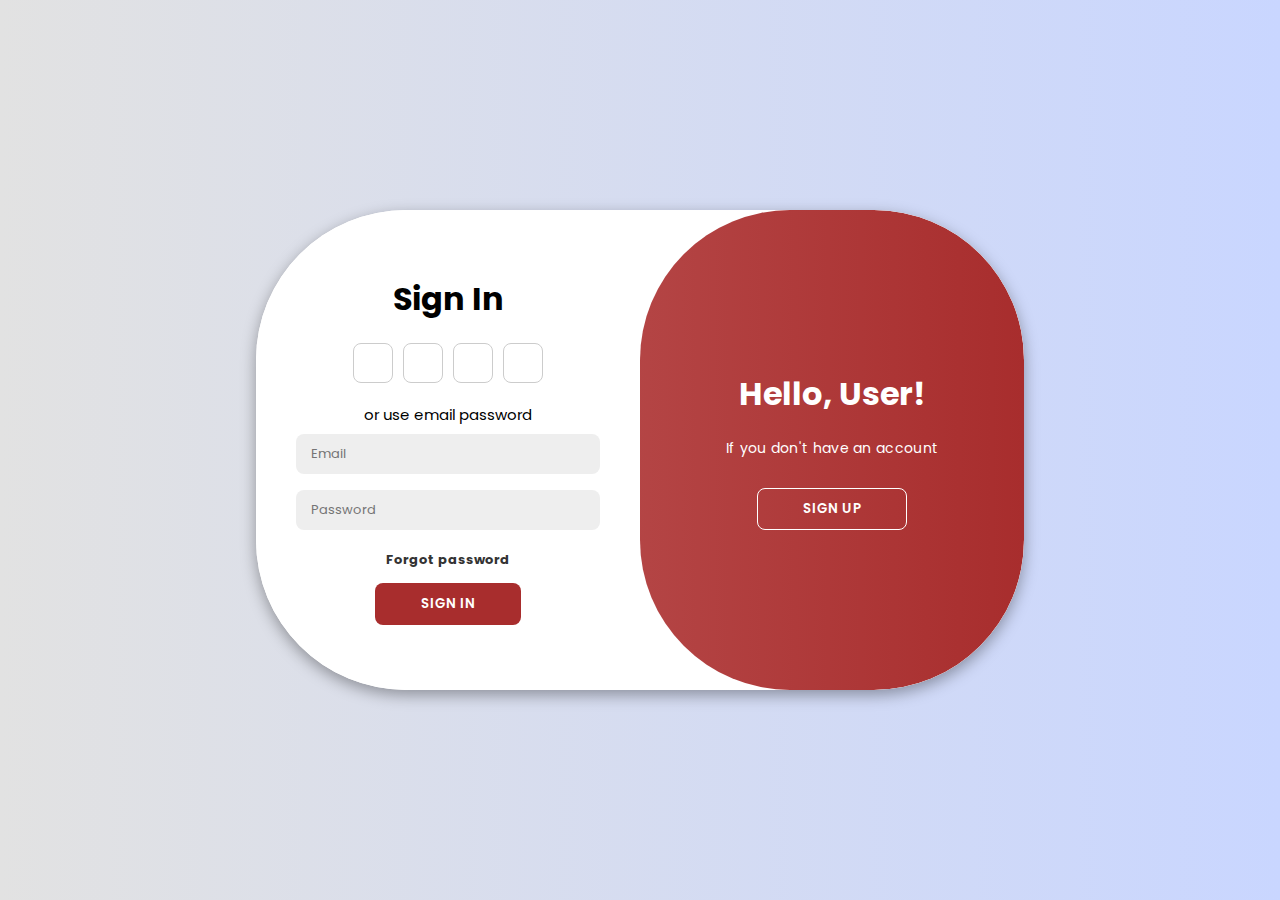
<file: login and signup page/index.html>
<!DOCTYPE html>
<html lang="en">
  <head>
    <meta charset="UTF-8" />
    <meta name="viewport" content="width=device-width, initial-scale=1.0" />
    <link rel="stylesheet" href="style.css" />
    <link
      rel="stylesheet"
      href="https://cdnjs.cloudflare.com/ajax/libs/font-awesome/6.5.2/css/all.min.css"
      integrity="sha512-SnH5WK+bZxgPHs44uWIX+LLJAJ9/2PkPKZ5QiAj6Ta86w+fsb2TkcmfRyVX3pBnMFcV7oQPJkl9QevSCWr3W6A=="
      crossorigin="anonymous"
      referrerpolicy="no-referrer"
    />
    <link rel="preconnect" href="https://fonts.googleapis.com" />
    <link rel="preconnect" href="https://fonts.gstatic.com" crossorigin />
    <link
      href="https://fonts.googleapis.com/css2?family=Poppins:ital,wght@0,100;0,200;0,300;0,400;0,500;0,600;0,700;0,800;0,900;1,100;1,200;1,300;1,400;1,500;1,600;1,700;1,800;1,900&display=swap"
      rel="stylesheet"
    />
    <title>Login Page</title>
  </head>
  <body>
    <div class="container" id="container">
      <div class="sign-up">
        <form>
          <h1>Create Account</h1>
          <div class="icons">
            <a href="https://www.facebook.com/" class="icon"><i class="fa-brands fa-facebook" style="font-size:24px"></i></a>
            <a href="https://www.instagram.com/" class="icon"><i class="fa-brands fa-instagram" style="font-size:24px"></i></a>
            <a href="https://www.google.com/" class="icon"><i class="fa-brands fa-google" style="font-size:24px"></i></a>
            <a href="https://github.com/" class="icon"><i class="fa-brands fa-github" style="font-size:24px"></i></a>
          </div>
          <span>or use email for registeration</span>
          <input type="text" placeholder="Name" />
          <input type="text" placeholder="Email" />
          <input type="password" placeholder="Password" />
          <button>Sign Up</button>
        </form>
      </div>
      <div class="sign-in">
        <form>
          <h1>Sign In</h1>
          <div class="icons">
            <a href="https://www.facebook.com/" class="icon"><i class="fa-brands fa-facebook" style="font-size:24px"></i></a>
            <a href="https://www.instagram.com/" class="icon"><i class="fa-brands fa-instagram" style="font-size:24px"></i></a>
            <a href="https://www.google.com/" class="icon"><i class="fa-brands fa-google" style="font-size:24px"></i></a>
            <a href="https://github.com/" class="icon"><i class="fa-brands fa-github" style="font-size:24px"></i></a>
          </div>
          <span>or use email password</span>
          <input type="text" placeholder="Email" />
          <input type="password" placeholder="Password" />
          <h2><a href="C:\Users\bharg\Downloads\login and signup page\ForgetPassword.html" font>Forgot password</a></h2>
          <button>Sign In</button>
        </form>
      </div>
      <div class="toogle-container">
        <div class="toogle">
          <div class="toogle-panel toogle-left">
            <h1>Welcome User!</h1>
            <p>If you already have an account</p>
            <button class="hidden" id="login">Sign In</button>
          </div>
          <div class="toogle-panel toogle-right">
            <h1>Hello, User!</h1>
            <p>If you don't have an account</p>
            <button class="hidden" id="register">Sign Up</button>
          </div>
        </div>
      </div>
    </div>
    <script src="script.js"></script>
  </body>
</html>
</file>
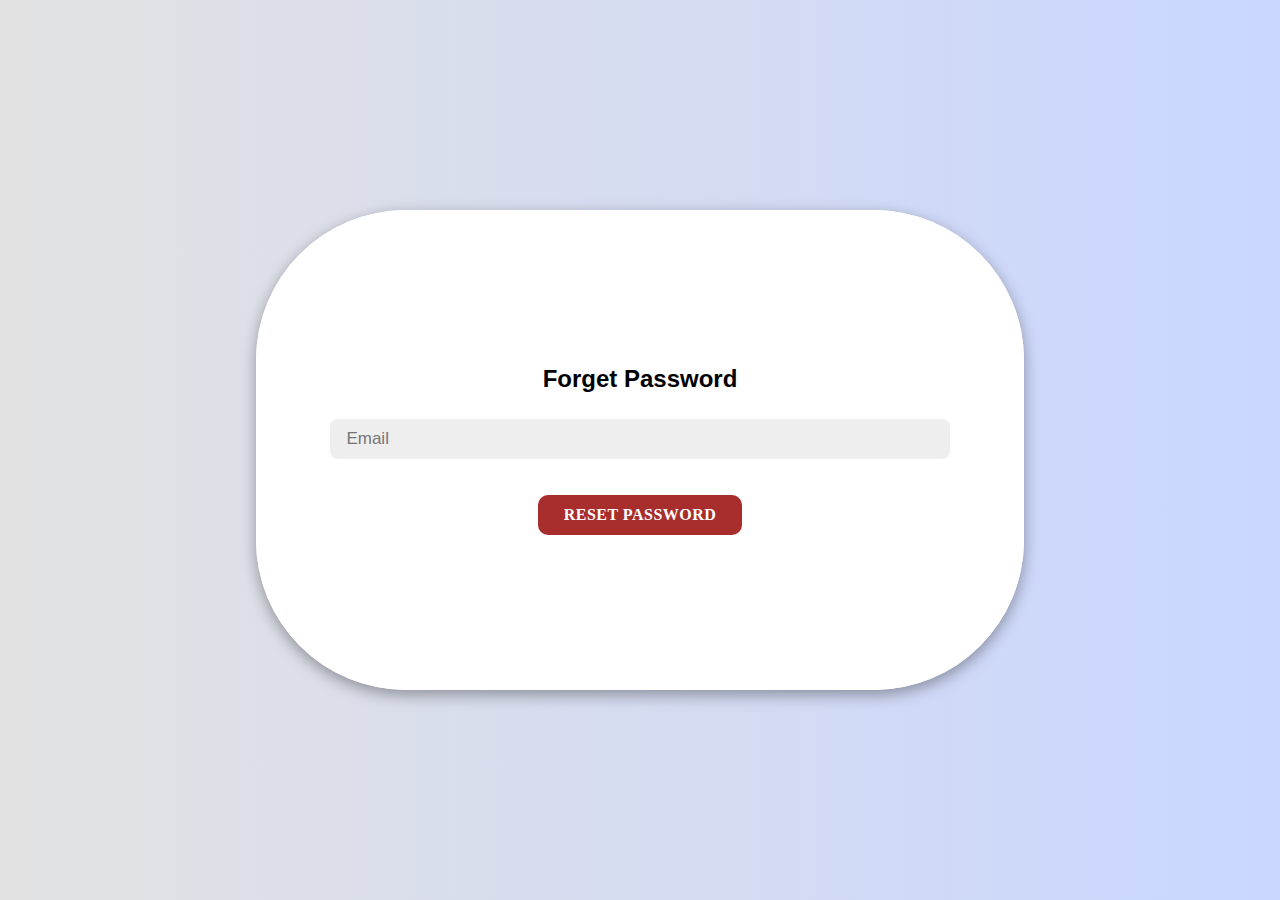
<file: login and signup page/ForgetPassword.html>
<!DOCTYPE html>
<html>
<head>
    <title>Forget Password</title>
    <link rel="stylesheet" type="text/css" href="styles.css">
</head>
<body>
    <div class="container">
        <form action="reset_password.php" method="POST">
            <h2>Forget Password</h2>
            <br>
            <input type="email" id="email" name="email" placeholder="Email" required>
            <br>
            <button type="submit">Reset Password</button>
        </form>
    </div>
</body>
</html>
</file>
<file: login and signup page/style.css>
* {
  margin: 0;
  padding: 0;
  box-sizing: border-box;
  font-family: "Poppins", sans-serif;
}

body {
  background-color: #c9d6ff;
  background: linear-gradient(to right, #e2e2e2, #c9d6ff);
  display: flex;
  align-items: center;
  justify-content: center;
  flex-direction: column;
  height: 100vh;
}


.container {
  background-color: #fff;
  border-radius: 150px;
  box-shadow: 0 5px 15px rgba(0, 0, 0, 0.35);
  position: relative;
  overflow: hidden;
  width: 768px;
  max-width: 100%;
  min-height: 480px;
}

.container p {
  font-size: 14px;
  line-height: 20px;
  letter-spacing: 0.3px;
  margin: 20px 0;
}


.container span {
  font-size: 15px;
}

.container a {
  color: #333;
  font-size: 13px;
  text-decoration: none;
  margin: 15px 0 10px;
}
.container button {
  background-color: #a82d2d;
  color: #fff;
  padding: 10px 45px;
  border: 1px solid transparent;
  border-radius: 8px;
  font-weight: 600;
  letter-spacing: 0.5px;
  text-transform: uppercase;
  margin-top: 10px;
  cursor: pointer;
}

.container button.hidden {
  background-color: transparent;
  border-color: #fff;
}

.container form {
  background-color: #fff;
  display: flex;
  align-items: center;
  justify-content: center;
  flex-direction: column;
  padding: 0 40px;
  height: 100%;
}

.container input {
  background-color: #eee;
  border: none;
  margin: 8px 0;
  padding: 10px 15px;
  font-size: 13px;
  border-radius: 8px;
  width: 100%;
  outline: none;
}


.sign-up, .sign-in {
  position: absolute;
  top: 0;
  height: 100%;
  transition: all 0.6s ease-in-out;
}

.sign-in {
  left: 0;
  width: 50%;
  z-index: 2;
}

.container.active .sign-in {
  transform: translateX(100%);
}

.sign-up {
  left: 0;
  width: 50%;
  z-index: 1;
  opacity: 0;
}

.container.active .sign-up {
  transform: translateX(100%);
  opacity: 1;
  z-index: 5;
  animation: move 0.6s;
}

@keyframes move {
  0%, 49.99%{
    opacity: 0;
    z-index: 1;
  }
   50%, 100%{
    opacity: 1;
    z-index: 5;
  }
}

.icons {
  margin: 20px 0;
}

.icons a {
  border: 1px solid #ccc;
  border-radius: 20%;
  display: inline-flex;
  justify-content: center;
  align-items: center;
  margin: 0 3px;
  width: 40px;
  height: 40px;
}

.toogle-container {
  position: absolute;
  top: 0;
  left: 50%;
  width: 50%;
  height: 100%;
  overflow: hidden;
  border-radius: 150px;
  z-index: 1000;
  transition: all 0.6s ease-in-out;
}

.container.active .toogle-container {
  transform: translateX(-100%);
  border-radius: 150px;
}

.toogle {
  background-color: #a82d2d;
  height: 100%;
  background: linear-gradient(to right, #c05c5c, #a82d2d);
  color: #fff;
  position: relative;
  left: -100%;
  width: 200%;
  transform: translateX(0);
  transition: all 0.6s ease-in-out;
}

.container.active .toogle {
  transform: translateX(50%);
}

.toogle-panel {
  position: absolute;
  width: 50%;
  height: 100%;
  display: flex;
  justify-content: center;
  align-items: center;
  flex-direction: column;
  padding: 0 30px;
  text-align: center;
  top: 0;
  transform: translateX(0);
  transition: all 0.6s ease-in-out;
}

.toogle-left {
  transform: translateX(-200%);
}

.container.active .toogle-left {
  transform: translateX(0);
}

.toogle-right {
  right: 0;
  transform: translateX(0);
}

.container.active .toogle-right {
  transform: translateX(200%);
}
</file>
<file: login and signup page/styles.css>
* {
    margin: 0;
    padding: 0;
    box-sizing: border-box;
    font-family: "Poppins", sans-serif;
  }
  
  body {
    background-color: #c9d6ff;
    background: linear-gradient(to right, #e2e2e2, #c9d6ff);
    display: flex;
    align-items: center;
    justify-content: center;
    flex-direction: column;
    height: 100vh;
  }
  
  
  .container {
    background-color: #fff;
    border-radius: 150px;
    box-shadow: 0 5px 15px rgba(0, 0, 0, 0.35);
    position: relative;
    overflow: hidden;
    width: 768px;
    max-width: 100%;
    min-height: 480px;
  }
  
  .container p {
    font-size: 14px;
    line-height: 20px;
    letter-spacing: 0.3px;
    margin: 20px 0;
  }
  
  
  .container span {
    font-size: 15px;
  }
  
  .container a {
    color: #333;
    font-size: 13px;
    text-decoration: none;
    margin: 15px 0 10px;
  }
  .container button {
    background-color: #a82d2d;
    color: #fff;
    padding: 10px 25px;
    border: 1px solid transparent;
    border-radius: 10px;
    font-weight: 700;
    letter-spacing: 0.5px;
    text-transform: uppercase;
    margin-top: 10px;
    cursor: pointer;
    font-family: ui-sans-serif;
    font-size: medium;
}
  
  .container button.hidden {
    background-color: transparent;
    border-color: #fff;
  }
  
  .container form {
    background-color: #fff;
    display: flex;
    align-items: center;
    justify-content: center;
    flex-direction: column;
    padding: 0 40px;
    height: 100%;
  }
  
  .container input {
    background-color: #eee;
    border: none;
    margin: 8px 0;
    padding: 10px 16px;
    font-size: 17px;
    border-radius: 8px;
    width: 90%;
    outline: none;
  }
  
  
  .sign-up, .sign-in {
    position: absolute;
    top: 0;
    height: 100%;
    transition: all 0.6s ease-in-out;
  }
  
  .sign-in {
    left: 0;
    width: 50%;
    z-index: 2;
  }
  
  .container.active .sign-in {
    transform: translateX(100%);
  }
  
  .sign-up {
    left: 0;
    width: 50%;
    z-index: 1;
    opacity: 0;
  }
  
  .container.active .sign-up {
    transform: translateX(100%);
    opacity: 1;
    z-index: 5;
    animation: move 0.6s;
  }
  
  @keyframes move {
    0%, 49.99%{
      opacity: 0;
      z-index: 1;
    }
     50%, 100%{
      opacity: 1;
      z-index: 5;
    }
  }
  
  .icons {
    margin: 20px 0;
  }
  
  .icons a {
    border: 1px solid #ccc;
    border-radius: 20%;
    display: inline-flex;
    justify-content: center;
    align-items: center;
    margin: 0 3px;
    width: 40px;
    height: 40px;
  }
  
  .toogle-container {
    position: absolute;
    top: 0;
    left: 50%;
    width: 50%;
    height: 100%;
    overflow: hidden;
    border-radius: 150px;
    z-index: 1000;
    transition: all 0.6s ease-in-out;
  }
  
  .container.active .toogle-container {
    transform: translateX(-100%);
    border-radius: 150px;
  }
  
  .toogle {
    background-color: #a82d2d;
    height: 100%;
    background: linear-gradient(to right, #c05c5c, #a82d2d);
    color: #fff;
    position: relative;
    left: -100%;
    width: 200%;
    transform: translateX(0);
    transition: all 0.6s ease-in-out;
  }
  
  .container.active .toogle {
    transform: translateX(50%);
  }
  
  .toogle-panel {
    position: absolute;
    width: 50%;
    height: 100%;
    display: flex;
    justify-content: center;
    align-items: center;
    flex-direction: column;
    padding: 0 30px;
    text-align: center;
    top: 0;
    transform: translateX(0);
    transition: all 0.6s ease-in-out;
  }
  
  .toogle-left {
    transform: translateX(-200%);
  }
  
  .container.active .toogle-left {
    transform: translateX(0);
  }
  
  .toogle-right {
    right: 0;
    transform: translateX(0);
  }
  
  .container.active .toogle-right {
    transform: translateX(200%);
  }
</file>
